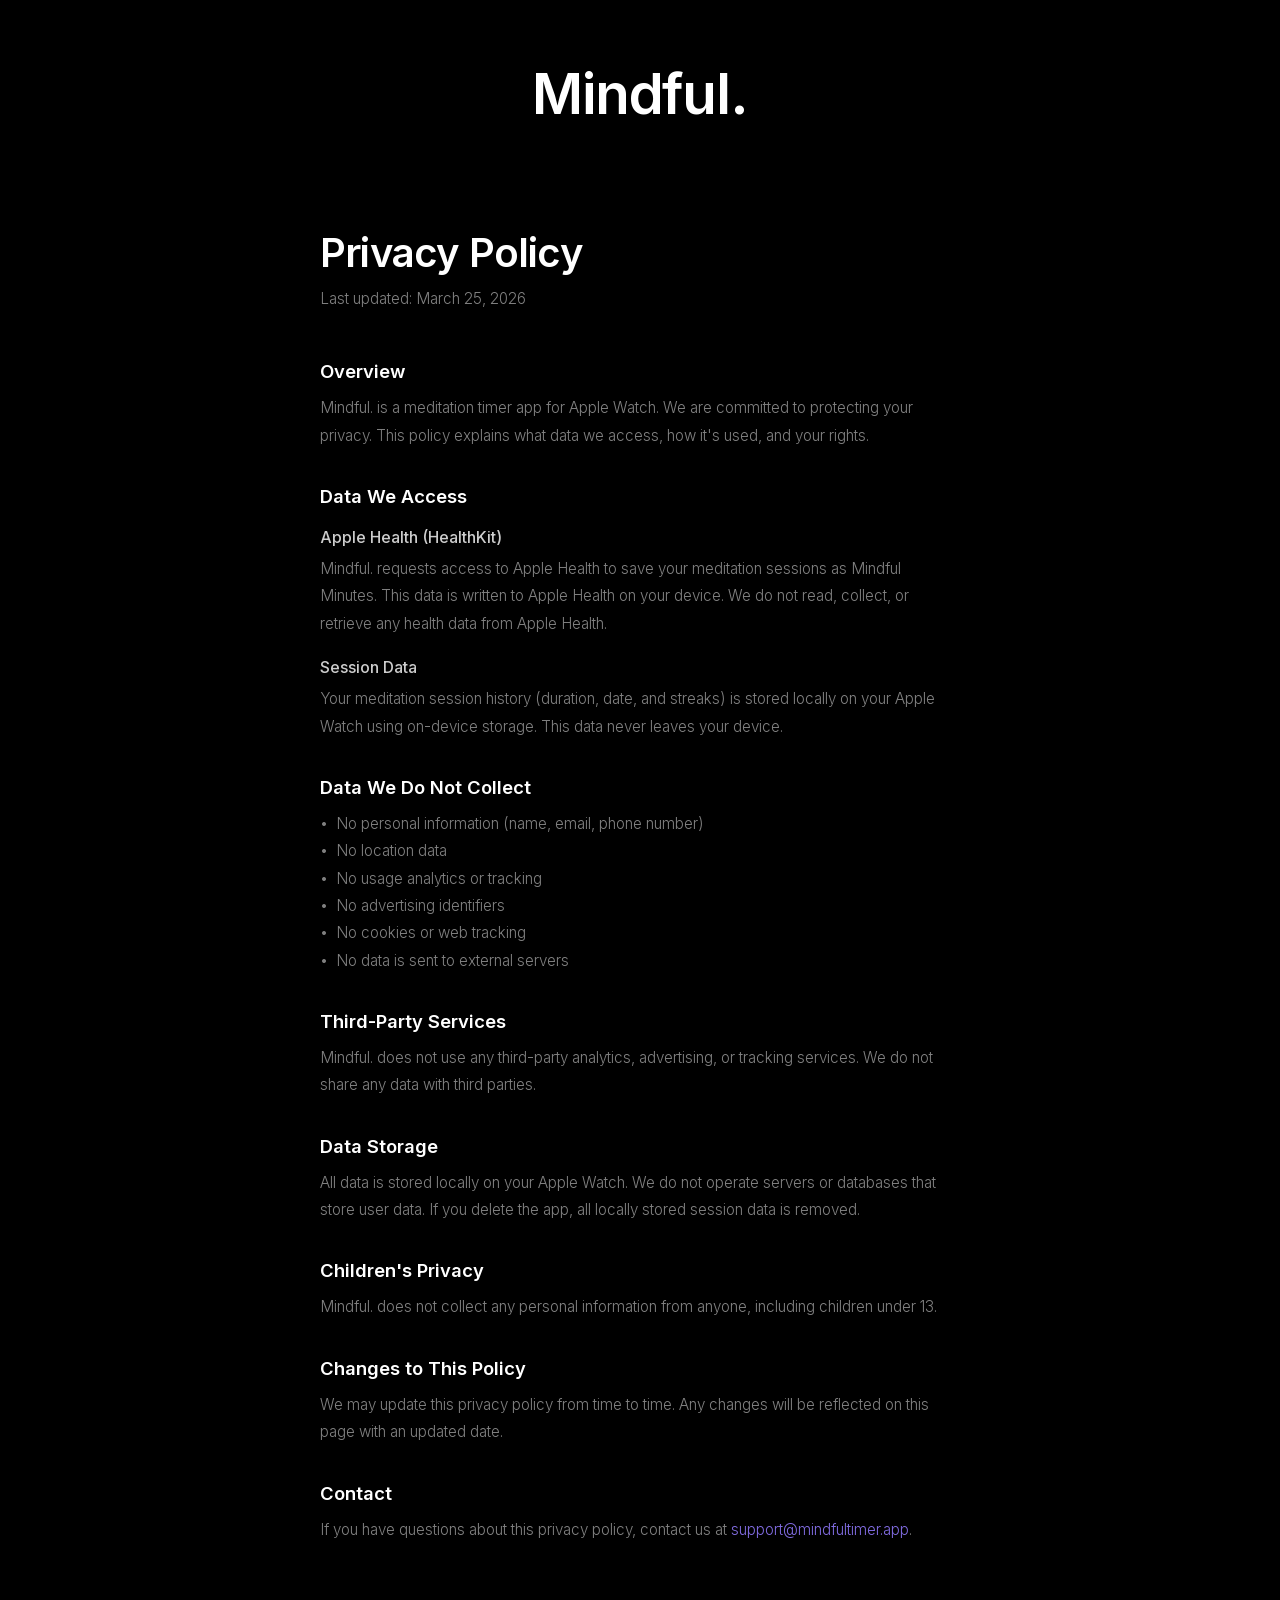
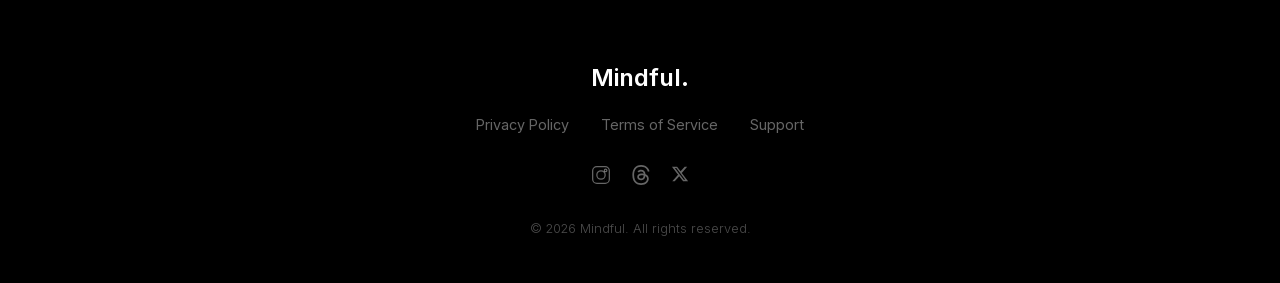
<file: privacy.html>
<!DOCTYPE html>
<html lang="en">
<head>
    <meta charset="UTF-8">
    <meta name="viewport" content="width=device-width, initial-scale=1.0">
    <title>Privacy Policy — Mindful.</title>
    <meta name="description" content="Privacy policy for Mindful., the meditation timer for Apple Watch. All data stays on your device — no tracking, no analytics, no accounts.">
    <link rel="stylesheet" href="style.css">
    <link rel="stylesheet" href="legal.css">
    <link rel="canonical" href="https://mindfultimer.app/privacy.html">
</head>
<body>
    <div class="legal-page">
        <div class="legal-container">
            <div class="legal-header">
                <a href="/" class="legal-logo">Mindful.</a>
            </div>
            <h1>Privacy Policy</h1>
            <p class="legal-updated">Last updated: March 25, 2026</p>

            <h2>Overview</h2>
            <p>Mindful. is a meditation timer app for Apple Watch. We are committed to protecting your privacy. This policy explains what data we access, how it's used, and your rights.</p>

            <h2>Data We Access</h2>
            <h3>Apple Health (HealthKit)</h3>
            <p>Mindful. requests access to Apple Health to save your meditation sessions as Mindful Minutes. This data is written to Apple Health on your device. We do not read, collect, or retrieve any health data from Apple Health.</p>

            <h3>Session Data</h3>
            <p>Your meditation session history (duration, date, and streaks) is stored locally on your Apple Watch using on-device storage. This data never leaves your device.</p>

            <h2>Data We Do Not Collect</h2>
            <ul>
                <li>No personal information (name, email, phone number)</li>
                <li>No location data</li>
                <li>No usage analytics or tracking</li>
                <li>No advertising identifiers</li>
                <li>No cookies or web tracking</li>
                <li>No data is sent to external servers</li>
            </ul>

            <h2>Third-Party Services</h2>
            <p>Mindful. does not use any third-party analytics, advertising, or tracking services. We do not share any data with third parties.</p>

            <h2>Data Storage</h2>
            <p>All data is stored locally on your Apple Watch. We do not operate servers or databases that store user data. If you delete the app, all locally stored session data is removed.</p>

            <h2>Children's Privacy</h2>
            <p>Mindful. does not collect any personal information from anyone, including children under 13.</p>

            <h2>Changes to This Policy</h2>
            <p>We may update this privacy policy from time to time. Any changes will be reflected on this page with an updated date.</p>

            <h2>Contact</h2>
            <p>If you have questions about this privacy policy, contact us at <a href="mailto:support@mindfultimer.app">support@mindfultimer.app</a>.</p>
        </div>
    </div>

    <footer class="footer legal-footer">
        <div class="footer-container">
            <div class="footer-brand">
                <a href="/" class="footer-logo" style="text-decoration:none;color:#fff;">Mindful.</a>
            </div>
            <div class="footer-links">
                <a href="/privacy.html">Privacy Policy</a>
                <a href="/terms.html">Terms of Service</a>
                <a href="mailto:support@mindfultimer.app">Support</a>
            </div>
            <div class="footer-socials">
                <a href="https://instagram.com/mindfultimer.app" target="_blank" aria-label="Instagram">
                    <svg width="20" height="20" viewBox="0 0 24 24" fill="none" stroke="currentColor" stroke-width="1.5" stroke-linecap="round" stroke-linejoin="round"><rect x="2" y="2" width="20" height="20" rx="5"/><circle cx="12" cy="12" r="5"/><circle cx="17.5" cy="6.5" r="1.5"/></svg>
                </a>
                <a href="https://www.threads.com/@mindfultimer.app" target="_blank" aria-label="Threads">
                    <svg width="20" height="20" viewBox="0 0 192 192" fill="currentColor" xmlns="http://www.w3.org/2000/svg"><path d="M141.537 88.988c-.828-.404-1.668-.785-2.52-1.143-1.482-27.307-16.403-42.94-41.457-43.1h-.138c-15 0-27.457 6.397-35.132 17.995l13.779 9.452c5.738-8.695 14.73-10.548 21.353-10.548h.074c8.25.053 14.474 2.452 18.502 7.129 2.933 3.405 4.893 8.111 5.864 14.05-7.314-1.243-15.224-1.625-23.68-1.14-23.82 1.372-39.134 15.265-38.105 34.569.519 9.792 5.397 18.216 13.732 23.719 7.047 4.652 16.124 6.927 25.557 6.412 12.458-.683 22.231-5.436 29.049-14.127 5.178-6.6 8.453-15.153 9.899-25.93 5.937 3.583 10.337 8.298 12.767 13.966 4.132 9.635 4.373 25.468-8.546 38.376-11.319 11.308-24.925 16.2-45.488 16.351-22.809-.169-40.06-7.484-51.275-21.742C35.236 139.966 29.808 120.682 29.605 96c.203-24.682 5.631-43.966 16.133-57.317C56.954 24.425 74.204 17.11 97.013 16.94c22.975.17 40.526 7.52 52.171 21.847 5.71 7.025 10.015 15.86 12.853 26.162l16.147-4.308c-3.44-12.68-8.853-23.606-16.219-32.668C147.036 9.607 125.202.195 97.07 0h-.113C68.882.194 47.292 9.642 32.788 28.079 19.882 44.486 13.224 67.316 13.001 95.932L13 96l.001.068c.223 28.616 6.881 51.446 19.787 67.853 14.504 18.437 36.094 27.885 64.169 28.079h.114c25.016-.173 42.549-6.708 57.078-21.224 18.963-18.945 18.392-42.692 12.142-57.27-4.484-10.454-13.033-19.044-24.754-24.518zM98.44 129.507c-10.44.587-21.286-4.099-21.821-14.136-.384-7.442 5.309-15.746 22.474-16.735 1.966-.113 3.895-.168 5.79-.168 6.235 0 12.068.606 17.371 1.766-1.978 24.342-13.447 28.713-23.814 29.273z"/></svg>
                </a>
                <a href="https://x.com/mindful_timer?s=21" target="_blank" aria-label="X">
                    <svg width="18" height="18" viewBox="0 0 24 24" fill="currentColor"><path d="M18.244 2.25h3.308l-7.227 8.26 8.502 11.24H16.17l-5.214-6.817L4.99 21.75H1.68l7.73-8.835L1.254 2.25H8.08l4.713 6.231zm-1.161 17.52h1.833L7.084 4.126H5.117z"/></svg>
                </a>
            </div>
            <p class="footer-copy">&copy; 2026 Mindful. All rights reserved.</p>
        </div>
    </footer>
</body>
</html>
</file>
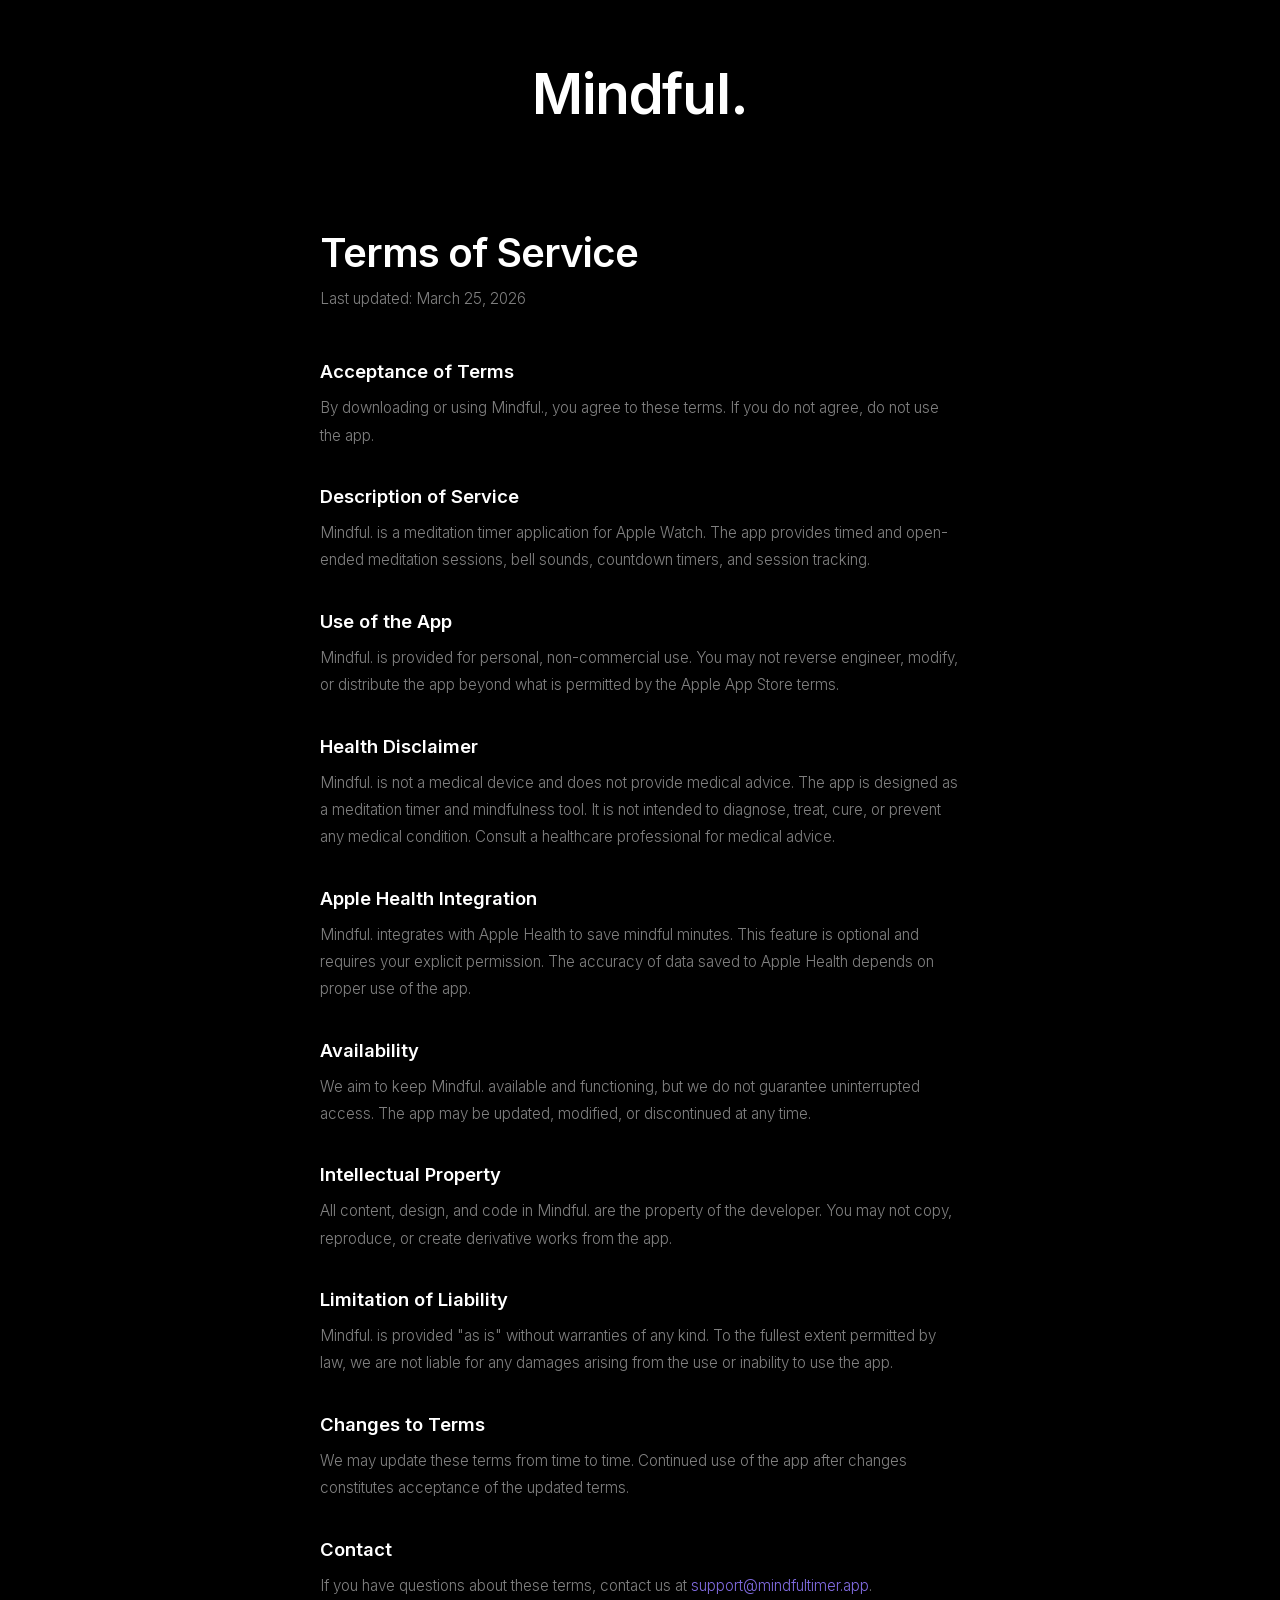
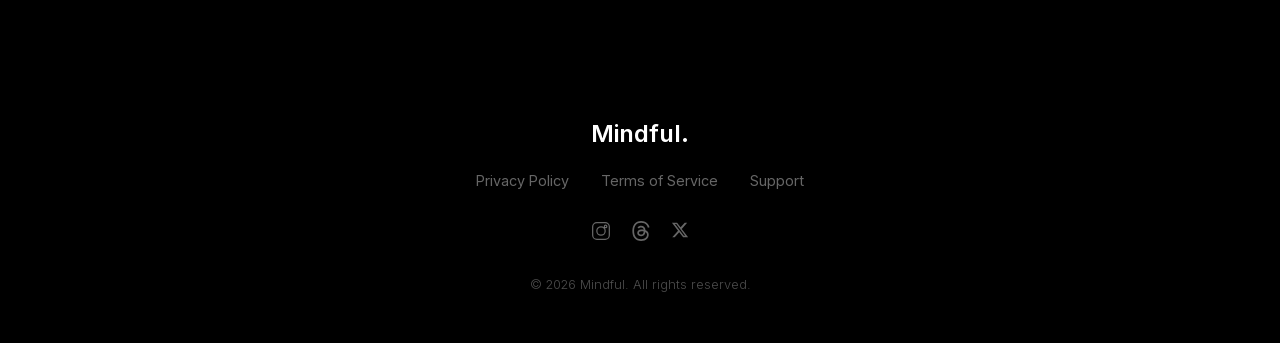
<file: terms.html>
<!DOCTYPE html>
<html lang="en">
<head>
    <meta charset="UTF-8">
    <meta name="viewport" content="width=device-width, initial-scale=1.0">
    <title>Terms of Service — Mindful.</title>
    <meta name="description" content="Terms of service for Mindful., the meditation timer for Apple Watch.">
    <link rel="stylesheet" href="style.css">
    <link rel="stylesheet" href="legal.css">
    <link rel="canonical" href="https://mindfultimer.app/terms.html">
</head>
<body>
    <div class="legal-page">
        <div class="legal-container">
            <div class="legal-header">
                <a href="/" class="legal-logo">Mindful.</a>
            </div>
            <h1>Terms of Service</h1>
            <p class="legal-updated">Last updated: March 25, 2026</p>

            <h2>Acceptance of Terms</h2>
            <p>By downloading or using Mindful., you agree to these terms. If you do not agree, do not use the app.</p>

            <h2>Description of Service</h2>
            <p>Mindful. is a meditation timer application for Apple Watch. The app provides timed and open-ended meditation sessions, bell sounds, countdown timers, and session tracking.</p>

            <h2>Use of the App</h2>
            <p>Mindful. is provided for personal, non-commercial use. You may not reverse engineer, modify, or distribute the app beyond what is permitted by the Apple App Store terms.</p>

            <h2>Health Disclaimer</h2>
            <p>Mindful. is not a medical device and does not provide medical advice. The app is designed as a meditation timer and mindfulness tool. It is not intended to diagnose, treat, cure, or prevent any medical condition. Consult a healthcare professional for medical advice.</p>

            <h2>Apple Health Integration</h2>
            <p>Mindful. integrates with Apple Health to save mindful minutes. This feature is optional and requires your explicit permission. The accuracy of data saved to Apple Health depends on proper use of the app.</p>

            <h2>Availability</h2>
            <p>We aim to keep Mindful. available and functioning, but we do not guarantee uninterrupted access. The app may be updated, modified, or discontinued at any time.</p>

            <h2>Intellectual Property</h2>
            <p>All content, design, and code in Mindful. are the property of the developer. You may not copy, reproduce, or create derivative works from the app.</p>

            <h2>Limitation of Liability</h2>
            <p>Mindful. is provided "as is" without warranties of any kind. To the fullest extent permitted by law, we are not liable for any damages arising from the use or inability to use the app.</p>

            <h2>Changes to Terms</h2>
            <p>We may update these terms from time to time. Continued use of the app after changes constitutes acceptance of the updated terms.</p>

            <h2>Contact</h2>
            <p>If you have questions about these terms, contact us at <a href="mailto:support@mindfultimer.app">support@mindfultimer.app</a>.</p>
        </div>
    </div>

    <footer class="footer legal-footer">
        <div class="footer-container">
            <div class="footer-brand">
                <a href="/" class="footer-logo" style="text-decoration:none;color:#fff;">Mindful.</a>
            </div>
            <div class="footer-links">
                <a href="/privacy.html">Privacy Policy</a>
                <a href="/terms.html">Terms of Service</a>
                <a href="mailto:support@mindfultimer.app">Support</a>
            </div>
            <div class="footer-socials">
                <a href="https://instagram.com/mindfultimer.app" target="_blank" aria-label="Instagram">
                    <svg width="20" height="20" viewBox="0 0 24 24" fill="none" stroke="currentColor" stroke-width="1.5" stroke-linecap="round" stroke-linejoin="round"><rect x="2" y="2" width="20" height="20" rx="5"/><circle cx="12" cy="12" r="5"/><circle cx="17.5" cy="6.5" r="1.5"/></svg>
                </a>
                <a href="https://www.threads.com/@mindfultimer.app" target="_blank" aria-label="Threads">
                    <svg width="20" height="20" viewBox="0 0 192 192" fill="currentColor" xmlns="http://www.w3.org/2000/svg"><path d="M141.537 88.988c-.828-.404-1.668-.785-2.52-1.143-1.482-27.307-16.403-42.94-41.457-43.1h-.138c-15 0-27.457 6.397-35.132 17.995l13.779 9.452c5.738-8.695 14.73-10.548 21.353-10.548h.074c8.25.053 14.474 2.452 18.502 7.129 2.933 3.405 4.893 8.111 5.864 14.05-7.314-1.243-15.224-1.625-23.68-1.14-23.82 1.372-39.134 15.265-38.105 34.569.519 9.792 5.397 18.216 13.732 23.719 7.047 4.652 16.124 6.927 25.557 6.412 12.458-.683 22.231-5.436 29.049-14.127 5.178-6.6 8.453-15.153 9.899-25.93 5.937 3.583 10.337 8.298 12.767 13.966 4.132 9.635 4.373 25.468-8.546 38.376-11.319 11.308-24.925 16.2-45.488 16.351-22.809-.169-40.06-7.484-51.275-21.742C35.236 139.966 29.808 120.682 29.605 96c.203-24.682 5.631-43.966 16.133-57.317C56.954 24.425 74.204 17.11 97.013 16.94c22.975.17 40.526 7.52 52.171 21.847 5.71 7.025 10.015 15.86 12.853 26.162l16.147-4.308c-3.44-12.68-8.853-23.606-16.219-32.668C147.036 9.607 125.202.195 97.07 0h-.113C68.882.194 47.292 9.642 32.788 28.079 19.882 44.486 13.224 67.316 13.001 95.932L13 96l.001.068c.223 28.616 6.881 51.446 19.787 67.853 14.504 18.437 36.094 27.885 64.169 28.079h.114c25.016-.173 42.549-6.708 57.078-21.224 18.963-18.945 18.392-42.692 12.142-57.27-4.484-10.454-13.033-19.044-24.754-24.518zM98.44 129.507c-10.44.587-21.286-4.099-21.821-14.136-.384-7.442 5.309-15.746 22.474-16.735 1.966-.113 3.895-.168 5.79-.168 6.235 0 12.068.606 17.371 1.766-1.978 24.342-13.447 28.713-23.814 29.273z"/></svg>
                </a>
                <a href="https://x.com/mindful_timer?s=21" target="_blank" aria-label="X">
                    <svg width="18" height="18" viewBox="0 0 24 24" fill="currentColor"><path d="M18.244 2.25h3.308l-7.227 8.26 8.502 11.24H16.17l-5.214-6.817L4.99 21.75H1.68l7.73-8.835L1.254 2.25H8.08l4.713 6.231zm-1.161 17.52h1.833L7.084 4.126H5.117z"/></svg>
                </a>
            </div>
            <p class="footer-copy">&copy; 2026 Mindful. All rights reserved.</p>
        </div>
    </footer>
</body>
</html>
</file>
<file: style.css>
@font-face {
    font-family: 'Inter';
    font-style: normal;
    font-weight: 300 600;
    font-display: optional;
    src: url('/fonts/inter.woff2') format('woff2');
    unicode-range: U+0000-00FF, U+0131, U+0152-0153, U+02BB-02BC, U+02C6, U+02DA, U+02DC, U+0304, U+0308, U+0329, U+2000-206F, U+20AC, U+2122, U+2191, U+2193, U+2212, U+2215, U+FEFF, U+FFFD;
}

/* Reset & Base */
* {
    margin: 0;
    padding: 0;
    box-sizing: border-box;
}

html {
    scroll-behavior: smooth;
}

body {
    font-family: 'Inter', -apple-system, BlinkMacSystemFont, sans-serif;
    -webkit-font-smoothing: antialiased;
    -moz-osx-font-smoothing: grayscale;
    overflow-x: hidden;
}

/* Hero Section */
.hero {
    background: #000;
    min-height: 100vh;
    display: flex;
    flex-direction: column;
    align-items: center;
    justify-content: center;
    text-align: center;
    padding: 80px 24px 120px;
    position: relative;
    overflow: hidden;
}

.hero::before {
    content: '';
    position: absolute;
    top: 0;
    left: 50%;
    transform: translateX(-50%);
    width: 600px;
    height: 600px;
    background: radial-gradient(circle, rgba(128, 107, 224, 0.08) 0%, transparent 70%);
    pointer-events: none;
}

.hero-content {
    position: relative;
    z-index: 1;
    margin-bottom: 60px;
}

.hero-title {
    font-size: clamp(3rem, 8vw, 5rem);
    font-weight: 600;
    color: #fff;
    letter-spacing: -0.04em;
    margin-bottom: 16px;
}

.hero-subtitle {
    font-size: clamp(1rem, 2.5vw, 1.25rem);
    color: rgba(255, 255, 255, 0.5);
    font-weight: 300;
    margin-bottom: 40px;
}

.download-btn {
    display: inline-block;
    transition: transform 0.2s ease;
    will-change: transform;
}

/* Animations — only applied after first paint via JS */
.animated .hero-title {
    opacity: 0;
    transform: translateY(20px);
    animation: fadeUp 0.8s ease forwards;
}

.animated .hero-subtitle {
    opacity: 0;
    transform: translateY(20px);
    animation: fadeUp 0.8s ease 0.2s forwards;
}

.animated .download-btn {
    opacity: 0;
    transform: translateY(20px);
    animation: fadeUp 0.8s ease 0.4s forwards;
}

.download-btn:hover {
    transform: scale(1.05);
}

.app-store-badge {
    height: 44px;
}

.hero-mockup {
    position: relative;
    z-index: 1;
}

.animated .hero-mockup {
    opacity: 0;
    transform: translateY(30px);
    animation: fadeUp 1s ease 0.5s forwards;
}

.mockup-image {
    max-width: 320px;
    width: 100%;
    height: auto;
    filter: drop-shadow(0 20px 60px rgba(128, 107, 224, 0.15));
}

/* Features Section */
.features {
    background: #fff;
    padding: 120px 24px;
}

.features-container {
    max-width: 960px;
    margin: 0 auto;
    text-align: center;
}

.section-title {
    font-size: clamp(1.75rem, 4vw, 2.5rem);
    font-weight: 600;
    color: #000;
    letter-spacing: -0.04em;
    margin-bottom: 16px;
}

.section-subtitle {
    font-size: 1.05rem;
    color: rgba(0, 0, 0, 0.5);
    font-weight: 300;
    line-height: 1.6;
    margin-bottom: 72px;
}

/* Feature Mockups */
.feature-mockups {
    display: flex;
    justify-content: center;
    gap: 80px;
    margin-bottom: 80px;
    text-align: center;
}

.feature-mockup-item {
    max-width: 300px;
}

.feature-mockup-img {
    width: 280px;
    height: 360px;
    border-radius: 24px;
    object-fit: contain;
    margin-bottom: 20px;
}

.feature-mockup-item h3 {
    font-size: 1.1rem;
    font-weight: 600;
    color: #000;
    margin-bottom: 6px;
}

.feature-mockup-item p {
    font-size: 0.9rem;
    color: rgba(0, 0, 0, 0.5);
    line-height: 1.5;
    font-weight: 300;
}

.feature-grid {
    display: grid;
    grid-template-columns: repeat(2, 1fr);
    gap: 48px 40px;
    text-align: left;
}

.feature-card {
    padding: 0;
}

.feature-icon {
    color: rgba(128, 107, 224, 1);
    margin-bottom: 16px;
}

.feature-card h3 {
    font-size: 1.1rem;
    font-weight: 600;
    color: #000;
    margin-bottom: 8px;
}

.feature-card p {
    font-size: 0.95rem;
    color: rgba(0, 0, 0, 0.5);
    line-height: 1.6;
    font-weight: 300;
}

/* Showcase Section */
.showcase {
    background: #000;
    padding: 120px 24px;
    overflow: visible;
}

.showcase-container {
    max-width: 960px;
    margin: 0 auto;
    display: flex;
    align-items: center;
    gap: 80px;
}

.showcase-text {
    flex: 1;
}

.showcase-text h2 {
    font-size: clamp(1.75rem, 4vw, 2.5rem);
    font-weight: 600;
    color: #fff;
    letter-spacing: -0.04em;
    margin-bottom: 16px;
}

.showcase-text p {
    font-size: 1.05rem;
    color: rgba(255, 255, 255, 0.5);
    line-height: 1.7;
    font-weight: 300;
}

.showcase-mockup {
    flex-shrink: 0;
    position: relative;
}

.mockup-image-small {
    max-width: 240px;
    width: 100%;
    height: auto;
}


/* Privacy Section */
.privacy {
    background: #fff;
    padding: 100px 24px;
}

.privacy-container {
    max-width: 640px;
    margin: 0 auto;
    text-align: center;
}

.privacy .section-title {
    margin-bottom: 24px;
}

.privacy-text {
    font-size: 0.95rem;
    color: rgba(0, 0, 0, 0.5);
    line-height: 1.8;
    font-weight: 300;
}

/* Footer */
.footer {
    background: #000;
    padding: 60px 24px;
    text-align: center;
    border-top: 1px solid rgba(255, 255, 255, 0.06);
}

.footer-container {
    max-width: 640px;
    margin: 0 auto;
}

.footer-brand {
    margin-bottom: 24px;
}

.footer-logo {
    font-size: 1.5rem;
    font-weight: 600;
    color: #fff;
}

.footer-links {
    display: flex;
    justify-content: center;
    gap: 32px;
    margin-bottom: 32px;
}

.footer-links a {
    color: rgba(255, 255, 255, 0.4);
    text-decoration: none;
    font-size: 0.9rem;
    font-weight: 400;
    transition: color 0.2s ease;
}

.footer-links a:hover {
    color: rgba(128, 107, 224, 1);
}

.footer-socials {
    display: flex;
    justify-content: center;
    gap: 20px;
    margin-bottom: 32px;
}

.footer-socials a {
    color: rgba(255, 255, 255, 0.4);
    transition: color 0.2s ease;
}

.footer-socials a:hover {
    color: rgba(128, 107, 224, 1);
}

.footer-copy {
    font-size: 0.8rem;
    color: rgba(255, 255, 255, 0.3);
    font-weight: 300;
}

/* Animations */
@keyframes fadeUp {
    to {
        opacity: 1;
        transform: translateY(0);
    }
}

/* Scroll Animations */
.fade-in {
    opacity: 0;
    transform: translateY(24px);
    transition: opacity 0.6s ease, transform 0.6s ease;
}

.fade-in.visible {
    opacity: 1;
    transform: translateY(0);
}

/* Responsive */
@media (max-width: 768px) {
    .feature-mockups {
        flex-direction: column;
        align-items: center;
        gap: 40px;
    }

    .feature-grid {
        grid-template-columns: 1fr;
        gap: 40px;
    }

    .showcase-container {
        flex-direction: column-reverse;
        text-align: center;
        gap: 48px;
    }

    .hero {
        min-height: auto;
        padding: 100px 24px 80px;
    }

    .features {
        padding: 80px 24px;
    }

    .showcase {
        padding: 80px 24px;
    }

    .privacy {
        padding: 80px 24px;
    }
}

@media (max-width: 480px) {
    .footer-links {
        flex-direction: column;
        gap: 16px;
    }
}
</file>
<file: legal.css>
.legal-page {
    background: #000;
    min-height: 100vh;
    padding: 60px 24px;
}

.legal-container {
    max-width: 640px;
    margin: 0 auto;
}

.legal-header {
    text-align: center;
    margin-bottom: 100px;
}

.legal-back-row {
    text-align: left;
    margin-bottom: 60px;
}

.legal-logo {
    font-size: clamp(2.5rem, 6vw, 3.5rem);
    font-weight: 600;
    color: #fff !important;
    text-decoration: none !important;
    letter-spacing: -0.02em;
    display: block;
    margin-bottom: 24px;
}

.legal-back {
    display: inline-flex;
    align-items: center;
    justify-content: center;
    width: 36px;
    height: 36px;
    border-radius: 50%;
    border: 1px solid rgba(255, 255, 255, 0.15);
    background: rgba(255, 255, 255, 0.05);
    color: #fff !important;
    text-decoration: none !important;
    transition: background 0.2s ease, border-color 0.2s ease;
}

.legal-back:hover {
    background: rgba(255, 255, 255, 0.1);
    border-color: rgba(255, 255, 255, 0.25);
}

.legal-back svg {
    width: 28px;
    height: 28px;
    stroke-width: 2.5;
}

.legal-container h1 {
    font-size: clamp(1.75rem, 4vw, 2.5rem);
    font-weight: 600;
    color: #fff;
    letter-spacing: -0.02em;
    margin-bottom: 8px;
}

.legal-updated {
    font-size: 0.85rem;
    color: rgba(255, 255, 255, 0.3);
    font-weight: 300;
    margin-bottom: 48px;
}

.legal-container h2 {
    font-size: 1.15rem;
    font-weight: 600;
    color: #fff;
    margin-top: 36px;
    margin-bottom: 12px;
}

.legal-container h3 {
    font-size: 1rem;
    font-weight: 500;
    color: rgba(255, 255, 255, 0.8);
    margin-top: 20px;
    margin-bottom: 8px;
}

.legal-container p {
    font-size: 0.95rem;
    color: rgba(255, 255, 255, 0.5);
    line-height: 1.8;
    font-weight: 300;
}

.legal-container ul {
    list-style: none;
    padding: 0;
    margin: 12px 0;
}

.legal-container li {
    font-size: 0.95rem;
    color: rgba(255, 255, 255, 0.5);
    line-height: 1.8;
    font-weight: 300;
    padding-left: 16px;
    position: relative;
}

.legal-container li::before {
    content: '•';
    position: absolute;
    left: 0;
    color: rgba(255, 255, 255, 0.5);
}

.legal-container a {
    color: rgba(128, 107, 224, 1);
    text-decoration: none;
}

.legal-container a:hover {
    text-decoration: underline;
}

.legal-footer {
    border-top: none !important;
}
</file>
